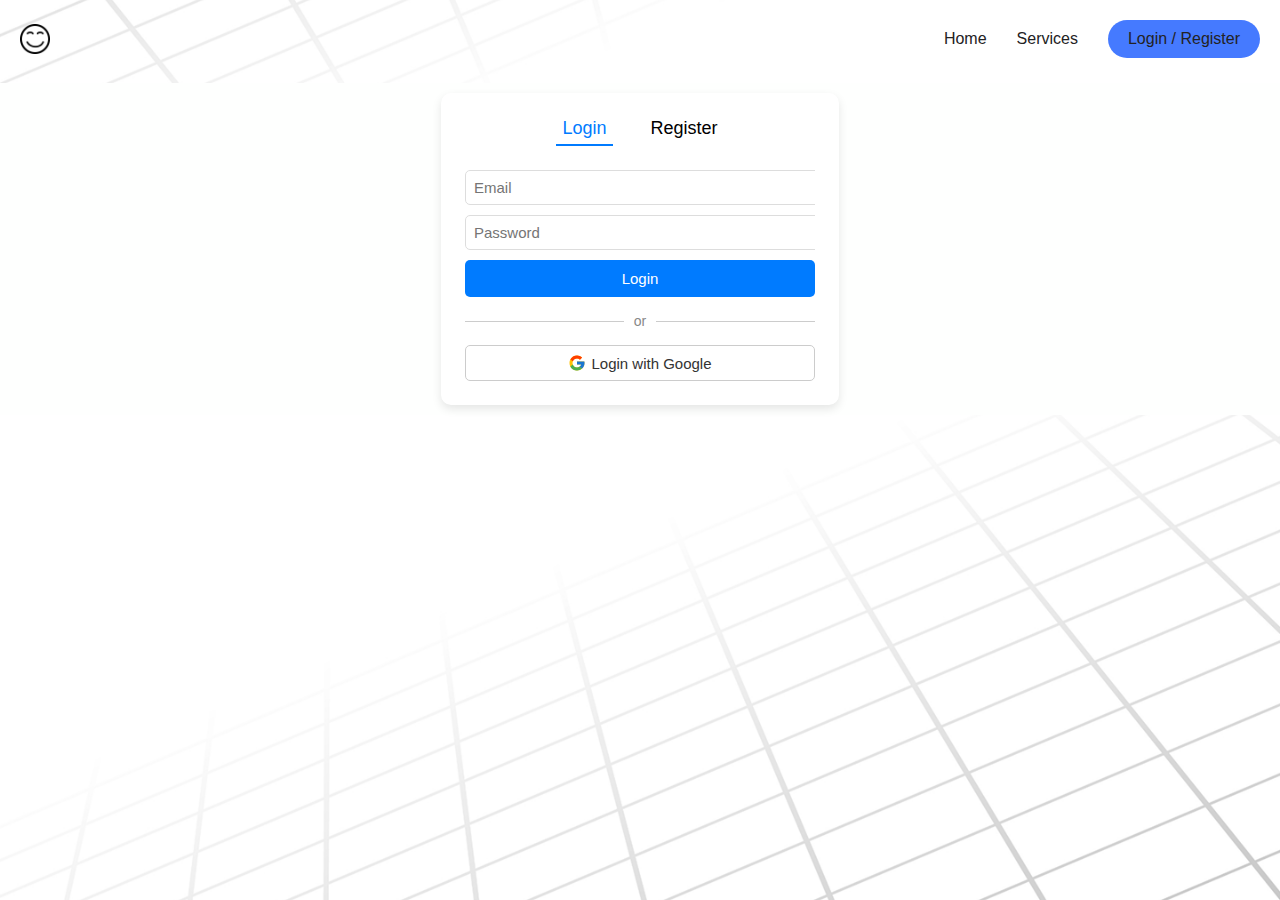
<file: auth.html>
<!DOCTYPE html>
<html lang="en">
<head>
    <meta charset="UTF-8">
    <meta name="viewport" content="width=device-width, initial-scale=1.0">
    <title>BizNex</title>
    <link rel="preconnect" href="https://fonts.googleapis.com">
    <link rel="preconnect" href="https://fonts.gstatic.com" crossorigin>
    <link href="https://api.fontshare.com/v2/css?f[]=geist@1&display=swap" rel="stylesheet">
    <link rel="stylesheet" href="css/styles.css">
    <link rel="stylesheet" href="css/header_styles.css">
    <link rel="stylesheet" href="css/auth_styles.css">
</head>
<body>
    <header class="header">
        <a href="index.html" class="logo">
            <img src="img/logo.png" alt="BizNex Logo">
        </a>
        <nav class="desktop-nav">
            <ul>
                <li><a href="index.html">Home</a></li>
                <li><a href="services.html">Services</a></li>
                <li><a href="auth.html" class="start-button">Login / Register</a></li>
            </ul>
        </nav>
        <div class="hamburger" id="hamburger">
            <div class="line"></div>
            <div class="line"></div>
        </div>
    </header>
    
    <!-- Mobile Navigation Menu -->
    <nav class="nav" id="nav">
        <div class="close-button">&times;</div>
        <ul>
            <li><a href="index.html">Home</a></li>
            <li><a href="services.html">Services</a></li>
            <li><a href="auth.html" class="start-button">Login / Register</a></li>
        </ul>
    </nav>

  <!-- Authentication Container -->
  <section class="auth-container">
    <div class="auth-box">
      <!-- Tab Header -->
      <div class="tab-header">
        <button id="loginTab" class="active">Login</button>
        <button id="registerTab">Register</button>
      </div>
      <!-- Tab Content -->
      <div class="tab-content">
        <!-- Login Form -->
        <form id="loginForm" class="form active">
          <input type="email" placeholder="Email" required />
          <input type="password" placeholder="Password" required />
          <button type="submit" class="auth-btn">Login</button>
        </form>
        <!-- Register Form -->
        <form id="registerForm" class="form">
          <!-- First and Last Name in one row -->
          <div class="name-row">
            <input type="text" placeholder="First Name" class="half-input" required />
            <input type="text" placeholder="Last Name" class="half-input" required />
          </div>
          <input type="tel" placeholder="Phone Number" required />
          <input type="email" placeholder="Email" required />
          <input type="password" placeholder="Password" required />
          <input type="password" placeholder="Confirm Password" required />
          <button type="submit" class="auth-btn">Register</button>
        </form>
      </div>
      <!-- Separator -->
      <div class="separator"><span>or</span></div>
      <!-- Google Login Button in Single Line -->
      <button class="google-btn">
        <img src="img/google.svg" alt="Google Logo" /> 
        <span>Login with Google</span>
      </button>
    </div>
  </section>

  <!-- Scripts -->
  <script src="js/script.js"></script>
  <script src="js/header_script.js"></script>
  <!-- Auth Tab Switching Script -->
  <script src="js/auth_script.js"></script>
</body>
</html>
</file>
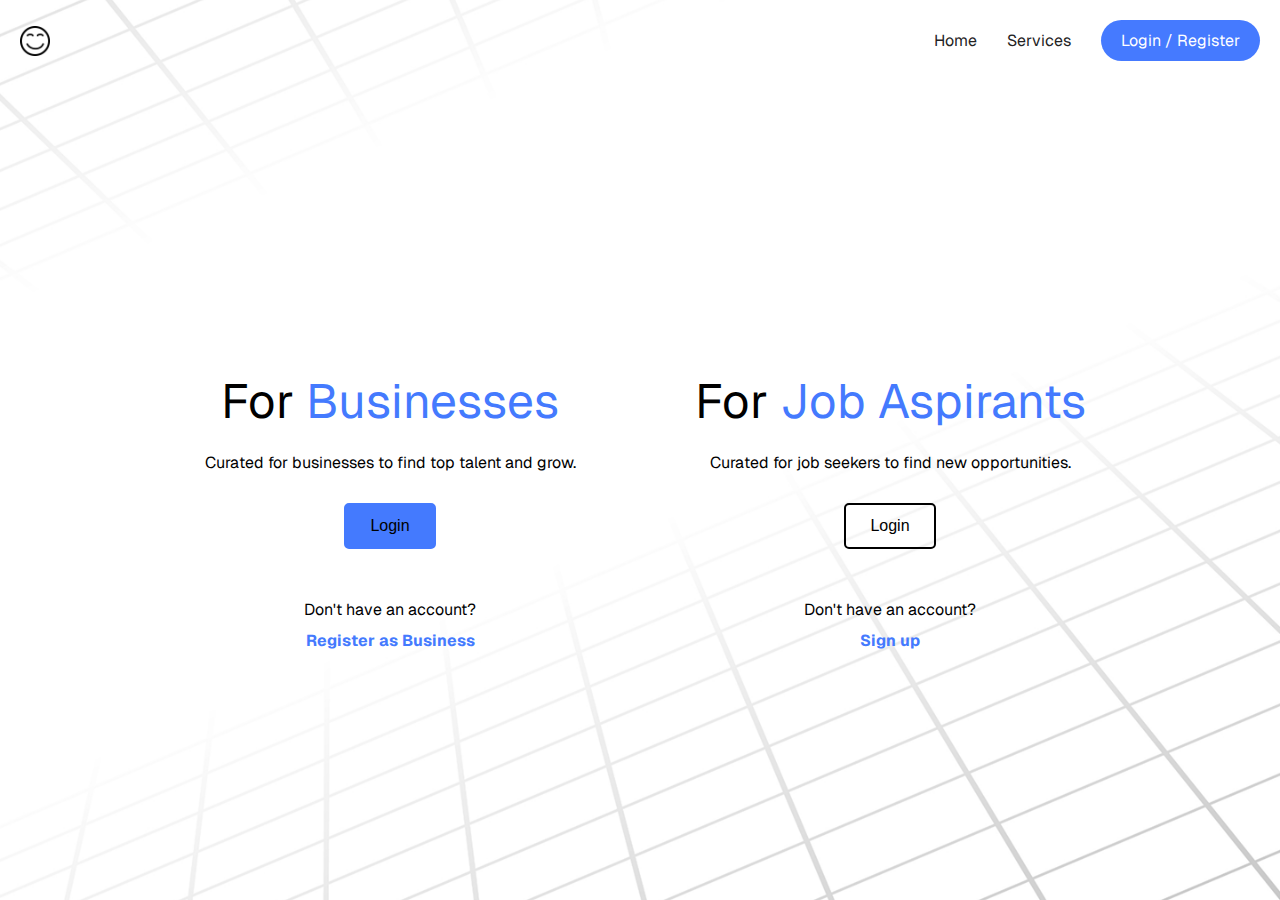
<file: login.html>
<!DOCTYPE html>
<html lang="en">
<head>
    <meta charset="UTF-8">
    <meta name="viewport" content="width=device-width, initial-scale=1.0">
    <title>Login Page</title>
    <link rel="stylesheet" href="css/login_styles.css">
    <script defer src="js/script.js"></script>
    <script defer src="js/header_script.js"></script>
</head>
<body>

  <header class="header">
    <a href="index.html" class="logo">
        <img src="img/logo.png" alt="BizNex Logo">
    </a>
    <nav class="desktop-nav">
        <ul>
            <li><a href="index.html">Home</a></li>
            <li><a href="services.html">Services</a></li>
            <li><a href="login.html" class="start-button"><span id="login-text">Login / Register</span></a></li>
        </ul>
    </nav>
    <div class="hamburger" id="hamburger">
        <div class="line"></div>
        <div class="line"></div>
        <div class="line"></div>
    </div>
</header>

<!-- Mobile Navigation Menu -->
<nav class="nav" id="nav">
    <div class="close-button" id="close-button">&times;</div>
    <ul>
        <li><a href="index.html">Home</a></li>
        <li><a href="services.html">Services</a></li>
        <li><a href="login.html" class="start-button"><span id="login-text">Login / Register</span></a></li>
    </ul>
</nav>

<div class="container">
  <div class="section left">
      <h2>For <span class="highlight">Businesses</span></h2>
      <p>Curated for businesses to find top talent and grow.</p>
      <button class="login-btn">Login</button>
      <p class="no-account">Don't have an account?</p>
      <a href="#" class="register-link">Register as Business</a>
  </div>
  <div class="section right">
      <h2>For <span class="highlight">Job Aspirants</span></h2>
      <p>Curated for job seekers to find new opportunities.</p>
      <button class="login-btn outline">Login</button>
      <p class="no-account">Don't have an account?</p>
      <a href="#" class="register-link">Sign up</a>
  </div>
</div>


</body>

</html>
</file>
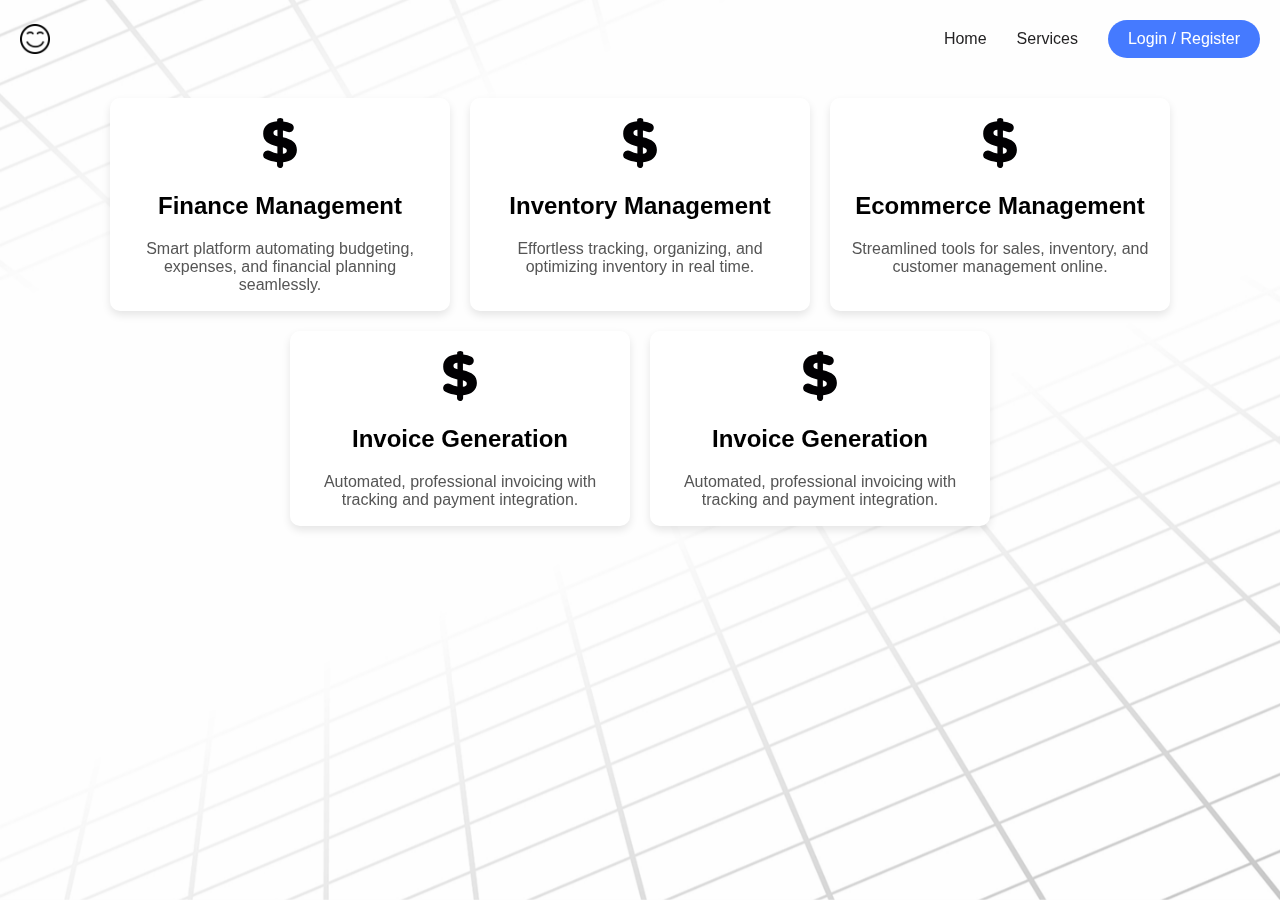
<file: services.html>
<!DOCTYPE html>
<html lang="en">
<head>
    <meta charset="UTF-8">
    <meta name="viewport" content="width=device-width, initial-scale=1.0">
    <title>BizNex</title>
    <link rel="preconnect" href="https://fonts.googleapis.com">
    <link rel="preconnect" href="https://fonts.gstatic.com" crossorigin>
    <link href="https://api.fontshare.com/v2/css?f[]=geist@1&display=swap" rel="stylesheet">
    <link rel="stylesheet" href="css/services_styles.css">
    <link rel="stylesheet" href="css/header_styles.css">
    
</head>
<body>
    <header class="header">
        <a href="index.html" class="logo">
            <img src="img/logo.png" alt="BizNex Logo">
        </a>
        <nav class="desktop-nav">
            <ul>
                <li><a href="index.html">Home</a></li>
                <li><a href="services.html">Services</a></li><li>
                <a href="login.html" class="start-button"><span id="login-text">Login / Register</span></a></li>
            </ul>
        </nav>
        <div class="hamburger" id="hamburger">
            <div class="line"></div>
            <div class="line"></div>
        </div>
    </header>
    
    <!-- Mobile Navigation Menu -->
    <nav class="nav" id="nav">
        <div class="close-button">&times;</div>
        <ul>
            <li><a href="index.html">Home</a></li>
            <li><a href="services.html">Services</a></li>
            <li><a href="login.html" class="start-button"><span id="login-text">Login / Register</span></a></li>
        </ul>
    </nav>

    <section class="tech-container">
      <div class="tech-card">
          <img src="img/dollar.svg" alt="HTML Logo">
          <h2>Finance Management</h2>
          <p>Smart platform automating budgeting, expenses, and financial planning seamlessly.</p>
      </div>
      <div class="tech-card">
          <img src="img/dollar.svg" alt="CSS Logo">
          <h2>Inventory Management</h2>
          <p>Effortless tracking, organizing, and optimizing inventory in real time.</p>
      </div>
      <div class="tech-card">
          <img src="img/dollar.svg" alt="Next.js Logo">
          <h2>Ecommerce Management</h2>
          <p>Streamlined tools for sales, inventory, and customer management online.</p>
      </div>
      <div class="tech-card">
          <img src="img/dollar.svg" alt="Database Logo">
          <h2>Invoice Generation</h2>
          <p>Automated, professional invoicing with tracking and payment integration.</p>
      </div>
      <div class="tech-card">
            <img src="img/dollar.svg" alt="Database Logo">
            <h2>Invoice Generation</h2>
            <p>Automated, professional invoicing with tracking and payment integration.</p>
    </div>
  </section>

  <script src="js/script.js"></script>
  <script src="js/header_script.js"></script>

</body>
</html>
</file>
<file: css/styles.css>
body {
  font-family: 'Geist', sans-serif;
  margin: 0;
  text-align: center;
  position: relative;
  overflow: hidden;
  height: 100vh;
}

body::before {
  content: '';
  position: absolute;
  top: 0;
  left: 0;
  right: 0;
  bottom: 0;
  background-image: url('../img/section_1_bg.png');
  background-size: cover;
  background-position: center;
  background-repeat: no-repeat;
  opacity: 1;
  z-index: -1;
}


.section_1_content {
  font-size: 4rem;
  font-weight: bold;
  color: #232223;
  margin-top: 50px;
  position: relative;
  z-index: 1;
  opacity: 0; 
  transform: translateY(50px); 
  animation: fadeUp 1.5s ease-out forwards; 
}

@keyframes fadeUp {
  0% {
      opacity: 0;
      transform: translateY(50px);
  }
  100% {
      opacity: 1;
      transform: translateY(0);
  }
}

.services-button {
  background-color: #f6f6f7; /* Background color */
  color: black; /* Text color */
  border: none; /* No border */
  border-radius: 8px; /* Slightly rounded corners */
  padding: 10px 20px; /* Padding for the button */
  cursor: pointer; /* Pointer cursor on hover */
  font-size: 1rem; /* Font size */
  display: inline-block; /* Inline block for spacing */
  margin: 10px; /* Margin for spacing between buttons */
  transition: background-color 0.3s ease, transform 0.3s ease; /* Smooth transition for hover effect */
}

/* Smooth zoom-in effect on hover */
.services-button:hover {
  background-color: #5a5a5a; /* Darker shade on hover */
  transform: scale(1.05); /* Slightly zoom in */
}
.button-container {
  display: flex; /* Use flexbox for alignment */
  flex-wrap: wrap; /* Allow buttons to wrap to the next line if needed */
  justify-content: center; /* Center the buttons */
  margin-top: 40px; /* Increased space above the button container */
}


.particles {
  position: absolute;
  top: 0;
  left: 0;
  right: 0;
  bottom: 0;
  pointer-events: none;
  z-index: 0;
}

.particle {
  position: absolute;
  width: 10px;
  height: 10px;
  background-color: rgba(69, 122, 255, 0.7);
  transform-style: preserve-3d;
  animation: float 5s infinite;
}

@keyframes float 
{
  0% {
      transform: translateY(0) rotateX(0deg) rotateY(0deg);
  }
  50% {
      transform: translateY(-20px) rotateX(360deg) rotateY(360deg);
  }
  100% {
      transform: translateY(0) rotateX(0deg) rotateY(0deg);
  }
}

@media (max-width: 600px) {

  .button-container {
    display: none; 
  }

  .section_1_content {
    font-size: 2.5rem;
    margin-top: 0;
    position: absolute;
    top: 50%;
    left: 50%;
    transform: translate(-50%, -50%); 
    opacity: 0;
    animation: fadeUpMobile 1.5s ease-in-out forwards;
}

@keyframes fadeUpMobile {
  0% {
      opacity: 0;
  }
  100% {
      opacity: 1;
  }
}

}
</file>
<file: css/header_styles.css>
.header {
  display: flex;
  align-items: center;  /* Vertically center logo and text */
  justify-content: space-between;
  padding: 20px;
  background-color: transparent;
  position: relative;
}

/* Logo Styling */
.logo img {
  height: 30px;  /* Adjust the height of the logo to align with text */
  width: auto;
  display: block;
  object-fit: contain; /* Ensures the logo is not distorted */
}

a.logo {
  text-decoration: none;
}

/* Navigation Styling */
.desktop-nav {
  display: flex;
  align-items: center;  /* Vertically align the navigation links */
}

.desktop-nav ul {
  display: flex;
  list-style: none;
  padding: 0;
  margin: 0;
  gap: 30px;
  align-items: center;  /* Align the navigation items vertically */
  z-index: 999;
}

.desktop-nav a {
  text-decoration: none;
  color: #232223;
}

.start-button {
  background-color: #457AFF;
  color: white;
  border: none;
  border-radius: 25px;
  padding: 10px 20px;
  cursor: pointer;
  font-size: 1rem;
  display: flex;
  align-items: center;
}

#login-text {
  color:white;
}

/* Hamburger Menu Styling */
.hamburger {
  display: none;
  flex-direction: column;
  justify-content: space-between;
  width: 30px;
  height: 20px;
  cursor: pointer;
  z-index: 20;
}

.line {
  height: 4px;
  background-color: #232223;
  transition: all 0.3s ease;
}

/* Mobile Navigation */
.nav {
  display: none;
  position: fixed;
  top: 0;
  left: 0;
  right: 0;
  bottom: 0;
  background-color: rgba(255, 255, 255, 0.95);
  z-index: 10;
  justify-content: center;
  align-items: center;
  flex-direction: column;
  padding: 20px;
}

.nav.open {
  display: flex;
}

.close-button {
  position: absolute;
  top: 20px;
  right: 20px;
  font-size: 1.5rem;
  cursor: pointer;
}

.nav ul {
  list-style: none;
  padding: 10px;
  margin: 0;
}

.nav li {
  margin: 10px 0;
}

.nav a {
  text-decoration: none;
  color: #232223;
}

/* Mobile View Adjustments */
@media (max-width: 600px) {
  .desktop-nav {
    display: none;
  }

  .hamburger {
    display: flex;
    font-size: 2rem;
    cursor: pointer;
    position: absolute;
    top: 20px;
    right: 20px;
    z-index: 20;
  }

  .nav {
    display: none;
    position: fixed;
    top: 0;
    left: 0;
    right: 0;
    bottom: 0;
    background-color: rgba(255, 255, 255, 0.95);
    z-index: 10;
    justify-content: center;
    align-items: center;
    flex-direction: column;
    padding: 20px;
  }

  .nav.open {
    display: flex;
  }

  .close-button {
    position: absolute;
    top: 20px;
    right: 20px;
    font-size: 0rem;
    cursor: pointer;
  }

  .nav a {
    font-size: 1.5rem;
    margin: 10px 0;
  }

  .start-button {
    font-size: 1.5rem;
    padding: 12px 24px;
  }

  .hamburger.open .line:nth-child(1) {
    transform: rotate(45deg) translate(5px, 5px);
  }

  .hamburger.open .line:nth-child(2) {
    transform: rotate(-45deg) translate(5px, -5px);
  }
}
</file>
<file: css/auth_styles.css>
/* Reduce spacing below header */
header {
  margin-bottom: 5px;
}

/* Overall container styling */
.auth-container {
  display: flex;
  justify-content: center;
  align-items: flex-start;  /* Align to top for minimal spacing */
  padding: 10px 20px;
  background-color: #FEFFFE; /* Using specified background */
}

/* Auth box using a grid layout for proper spacing */
.auth-box {
  display: grid;
  grid-template-rows: auto auto auto auto;
  gap: 1rem;
  width: 350px;
  background: #fff;
  padding: 1.5rem;
  border-radius: 10px;
  box-shadow: 0 4px 10px rgba(0, 0, 0, 0.1);
  font-family: 'Geist', sans-serif;
}

/* Tab header styles */
.tab-header {
  display: flex;
  justify-content: center;
  gap: 2rem;
  margin-bottom: 0.5rem;
}

.tab-header button {
  background: none;
  border: none;
  outline: none;
  font-size: 18px;
  cursor: pointer;
  padding-bottom: 5px;
  border-bottom: 2px solid transparent;
  transition: all 0.3s ease;
}

.tab-header button.active {
  border-color: #007bff;
  color: #007bff;
}

/* Tab content styling */
.tab-content {
  overflow: hidden;
}

/* Form styling */
.tab-content .form {
  display: none;
  flex-direction: column;
  gap: 10px;
}

.tab-content .form.active {
  display: flex;
}

.auth-box input {
  width: 100%;
  padding: 8px;
  border: 1px solid #ddd;
  border-radius: 5px;
  font-size: 15px;
}

/* Row for first and last name */
.name-row {
  display: flex;
  gap: 10px;
}

.half-input {
  width: 100%;
}

/* Button styling */
.auth-btn {
  width: 100%;
  background: #007bff;
  color: #fff;
  padding: 10px;
  border: none;
  border-radius: 5px;
  font-size: 15px;
  cursor: pointer;
  transition: background 0.3s ease;
}

.auth-btn:hover {
  background: #0056b3;
}

/* Separator styling */
.separator {
  display: flex;
  align-items: center;
  text-align: center;
  color: #888;
}

.separator::before,
.separator::after {
  content: "";
  flex: 1;
  border-bottom: 1px solid #ccc;
}

.separator span {
  padding: 0 10px;
  font-size: 14px;
}

/* Google button styling (single line) */
.google-btn {
  width: 100%;
  background: #fff;
  color: #333;
  border: 1px solid #ccc;
  padding: 8px;  /* Reduced spacing */
  border-radius: 5px;
  font-size: 15px;
  cursor: pointer;
  display: flex;
  align-items: center;
  justify-content: center;
  transition: background 0.3s ease;
}

.google-btn img {
  width: 18px;
  margin-right: 5px; /* Minimal spacing between logo and text */
}

.google-btn span {
  display: inline-block;
}

.google-btn:hover {
  background: #f8f8f8;
}
</file>
<file: css/login_styles.css>
@import url('https://fonts.googleapis.com/css2?family=Geist&display=swap');

body {
    font-family: 'Geist', sans-serif;
    margin: 0;
    padding: 0;
    height: 100vh;
    display: flex;
    flex-direction: column;
    overflow: auto;
    background-image: url('../img/section_1_bg.png');
    background-size: cover;
    background-position: center;
    background-repeat: no-repeat;
    opacity: 1;
    z-index: -1;
}

/* Header */
.header {
    display: flex;
    align-items: center;  /* Vertically center logo and text */
    justify-content: space-between;
    padding: 20px;
    background-color: transparent;
    position: relative;
}

.logo img {
    height: 30px;  /* Adjust the height of the logo to align with text */
    width: auto;
    display: block;
    object-fit: contain; /* Ensures the logo is not distorted */
}

a.logo {
    text-decoration: none;
}

/* Navigation Styling */
.desktop-nav {
    display: flex;
    align-items: center;  /* Vertically align the navigation links */
}

.desktop-nav ul {
    display: flex;
    list-style: none;
    padding: 0;
    margin: 0;
    gap: 30px;
    align-items: center;  /* Align the navigation items vertically */
    z-index: 999;
}

.desktop-nav a {
    text-decoration: none;
    color: #232223;
}

.start-button {
    background-color: #457AFF;
    color: white;
    border: none;
    border-radius: 25px;
    padding: 10px 20px;
    cursor: pointer;
    font-size: 1rem;
    display: flex;
    align-items: center;
}

#login-text{
  color:white
}

/* Hamburger Menu Styling */
.hamburger {
    display: none;
    flex-direction: column;
    justify-content: space-between;
    width: 30px;
    height: 20px;
    cursor: pointer;
    z-index: 20;
}

.line {
    height: 4px;
    background-color: #232223;
    transition: all 0.3s ease;
}

/* Mobile Navigation */
.nav {
    display: none;
    position: fixed;
    top: 0;
    left: 0;
    right: 0;
    bottom: 0;
    background-color: rgba(255, 255, 255, 0.95);
    z-index: 10;
    justify-content: center; /* Center vertically */
    align-items: center; /* Center horizontally */
    flex-direction: column;
    padding: 20px;
}

.nav.open {
    display: flex;
}

.close-button {
    position: absolute;
    top: 20px;
    right: 20px;
    font-size: 0rem;
    cursor: pointer;
}

.nav ul {
    list-style: none;
    padding: 0; /* Remove padding */
    margin: 0; /* Remove margin */
    text-align: center; /* Center align text */
}

.nav li {
    margin: 10px 0; /* Space between items */
}

.nav a {
    text-decoration: none;
    color: #232223;
    font-size: 1.5rem; /* Adjust font size */
    display: block; /* Make the link a block element for better spacing */
}

/* Mobile View Adjustments */
@media (max-width: 600px) {
    .desktop-nav {
        display: none;
    }

    .hamburger {
        display: flex;
        font-size: 2rem;
        cursor: pointer;
        position: absolute;
        top: 20px;
        right: 20px;
        z-index: 20;
    }

    .nav {
        display: none;
        position: fixed;
        top: 0;
        left: 0;
        right: 0;
        bottom: 0;
        background-color: rgba(255, 255, 255, 0.95);
        z-index: 10;
        justify-content: center;
        align-items: center;
        flex-direction: column;
        padding: 20px;
    }

    .nav.open {
        display: flex;
    }

    .close-button {
        position: absolute;
        top: 20px;
        right: 20px;
        font-size: 0rem; /* Ensure it's visible */
        cursor: pointer;
    }

    .nav a {
        font-size: 1.5rem;
        margin: 10px 0;
    }

    .start-button {
        font-size: 1.5rem;
        padding: 12px 24px;
    }

    .hamburger.open .line:nth-child(1) {
        transform: rotate(45deg) translate(5px, 5px);
    }

    .hamburger.open .line:nth-child(2) {
        opacity: 0; /* Hide the middle line */
    }

    .hamburger.open .line:nth-child(3) {
        transform: rotate(-45deg) translate(5px, -5px);
    }
}


/* Main Container */
.container {
  display: flex;
  width: 80%;
  max-width: 1000px;
  border-radius: 10px;
  overflow: hidden;
  margin: auto;
  }
  
  .section {
  flex: 1;
  padding: 50px;
  text-align: center;
  }
  
  h2 {
  font-size: 48px;
  font-weight: normal;
  margin-bottom: 20px;
  }
  
  h2 .highlight {
  color: #447AFE;
  }
  
  p {
  font-size: 16px;
  margin-bottom: 30px;
  }
  
  .left .login-btn {
  background: #447AFE;
  border: none;
  padding: 12px 24px;
  font-size: 16px;
  cursor: pointer;
  border-radius: 5px;
  border: 2px solid #447AFE;
  }
  
  .right .login-btn {
  background: black;
  color: white;
  border: none;
  padding: 12px 24px;
  font-size: 16px;
  cursor: pointer;
  border-radius: 5px;
  }
  
  .right .login-btn.outline {
  background: transparent;
  border: 2px solid black;
  color: black;
  }
  
  .no-account {
  margin-top: 50px; /* Keep spacing from button */
  font-size: 16px;
  color: black;
  }
  
  .register-link {
  display: block;
  margin-top: -20px; /* Negative margin to reduce space */
  font-size: 16px;
  font-weight: bold;
  color: #447AFE;
  text-decoration: none;
  }
  
  .register-link:hover {
  text-decoration: underline;
  }
  
  
  /* Responsive Design */
  @media (max-width: 600px) {
  .container {
  flex-direction: column;
  width: 90%;
  }
  .section {
    padding: 20px 10px; /* Reduce padding */
  }
  

  .section:first-child {
    padding-top: 2px;
    padding-bottom: 2px; /* Adjust as needed */
  }

  /* Reduce top padding for the second section */
  .section:last-child {
    padding-top: 2px; /* Adjust as needed */
  }


  h2 {
  font-size: 32px;
  }
  }
</file>
<file: css/services_styles.css>
body {
  font-family: 'Geist', sans-serif;
  margin: 0;
  text-align: center;
  position: relative;
  background-color: #f9f9f9;
}

body::before {
  content: '';
  position: fixed; /* Keep background fixed */
  top: 0;
  left: 0;
  width: 100%;
  height: 100%;
  background-image: url('../img/section_1_bg.png');
  background-size: cover;
  background-position: center;
  background-repeat: no-repeat;
  opacity: 1;
  z-index: -1;
}

.tech-container {
  display: flex;
  flex-wrap: wrap;
  justify-content: center;
  gap: 20px;
  padding: 20px; 
}

.tech-card {
  background: white;
  padding-top: 20px;
  padding-right: 20px;
  padding-left: 20px;
  padding-bottom: 1px;
  border-radius: 10px;
  box-shadow: 0 4px 8px rgba(0, 0, 0, 0.1);
  width: 300px;
  text-align: center;
}

.tech-card img {
  width: 50px;
}

h1 {
  font-size: 24px;
  margin-bottom: 10px;
}

p {
  font-size: 16px;
  color: #555;
}
</file>
